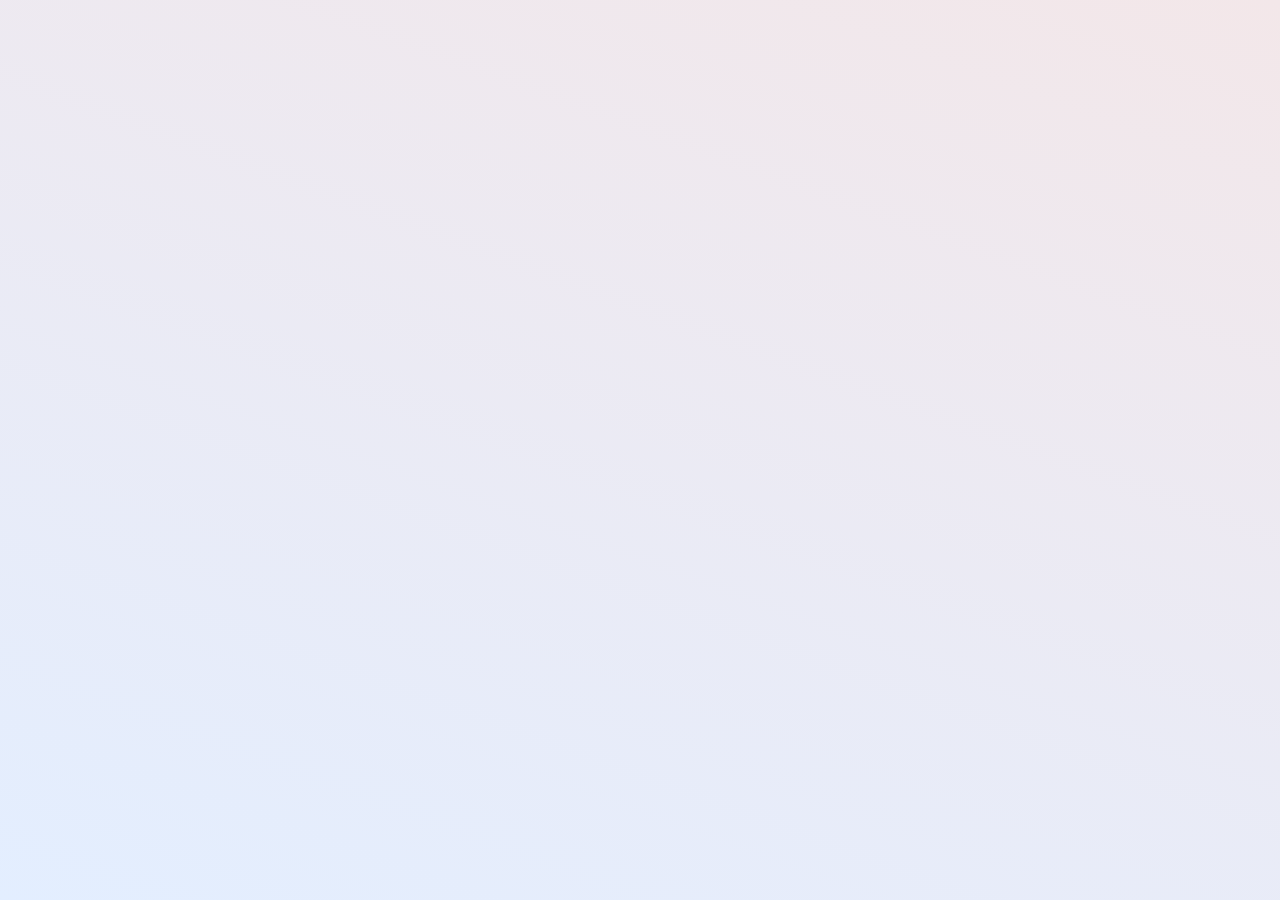
<file: and/index.html>
<!DOCTYPE html>
<html>

<head>
    <meta http-equiv="content-type" content="text/html; charset=utf-8">
    <meta name="viewport" content="width=device-width,initial-scale=1,maximum-scale=1,user-scalable=no">

    <title>吾起扬</title>
    <link rel="stylesheet" href="./all.css">
</head>
<body>

</body>
</html>
</file>
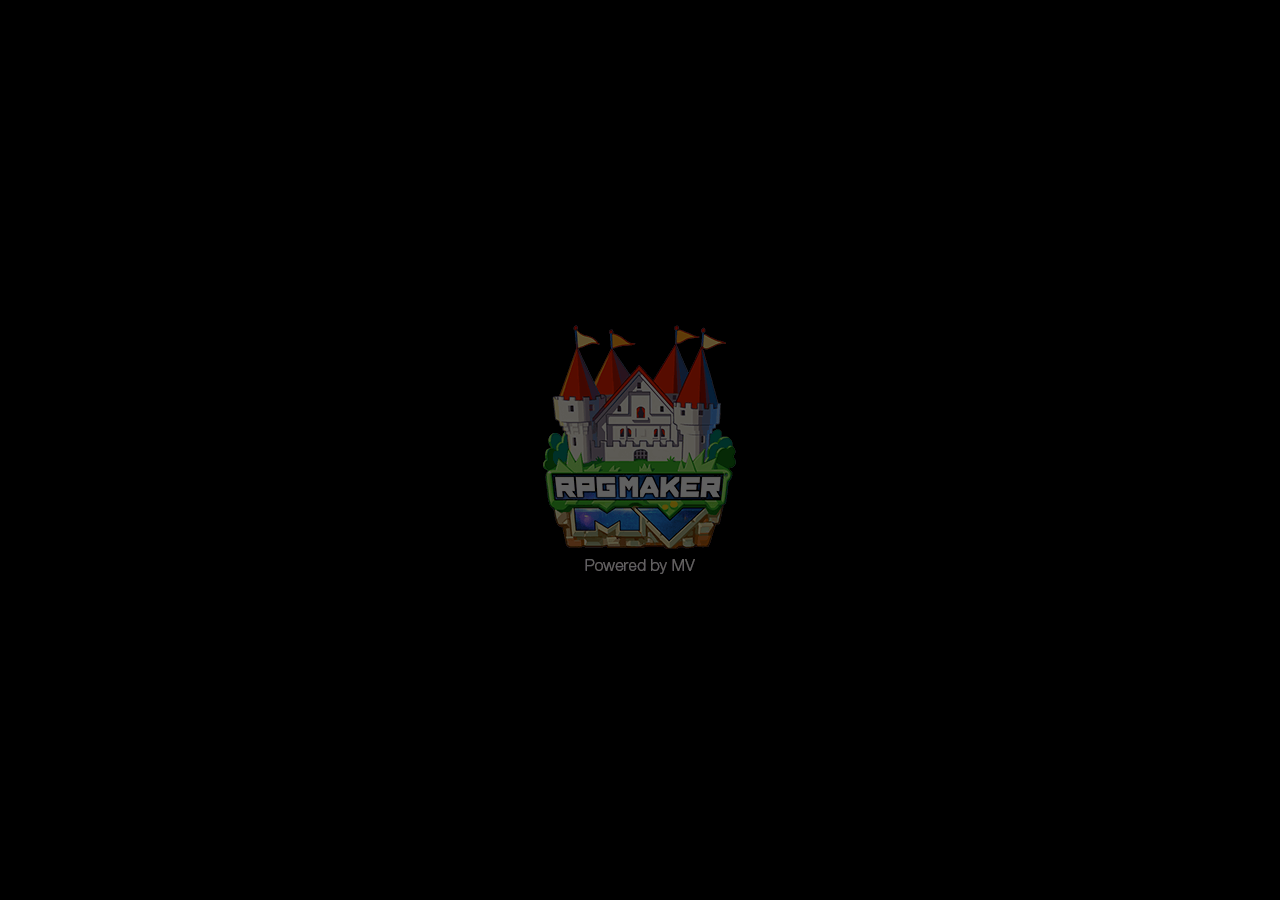
<file: www/index.html>
<!DOCTYPE html>
<html>
    <head>
        <meta charset="UTF-8">
        <meta name="apple-mobile-web-app-capable" content="yes">
        <meta name="apple-mobile-web-app-status-bar-style" content="black-translucent">
        <meta name="viewport" content="user-scalable=no">
        <link rel="icon" href="icon/icon.png" type="image/png">
        <link rel="apple-touch-icon" href="icon/icon.png">
        <link rel="stylesheet" type="text/css" href="fonts/gamefont.css">
        <title>wuqiyang.ml</title>
    </head>
    <body style="background-color: black">
        <script type="text/javascript" src="js/libs/pixi.js"></script>
        <script type="text/javascript" src="js/libs/pixi-tilemap.js"></script>
        <script type="text/javascript" src="js/libs/pixi-picture.js"></script>
        <script type="text/javascript" src="js/libs/fpsmeter.js"></script>
        <script type="text/javascript" src="js/libs/lz-string.js"></script>
        <script type="text/javascript" src="js/libs/iphone-inline-video.browser.js"></script>
        <script type="text/javascript" src="js/rpg_core.js"></script>
        <script type="text/javascript" src="js/rpg_managers.js"></script>
        <script type="text/javascript" src="js/rpg_objects.js"></script>
        <script type="text/javascript" src="js/rpg_scenes.js"></script>
        <script type="text/javascript" src="js/rpg_sprites.js"></script>
        <script type="text/javascript" src="js/rpg_windows.js"></script>
        <script type="text/javascript" src="js/plugins.js"></script>
        <script type="text/javascript" src="js/main.js"></script>
    </body>
</html>
</file>
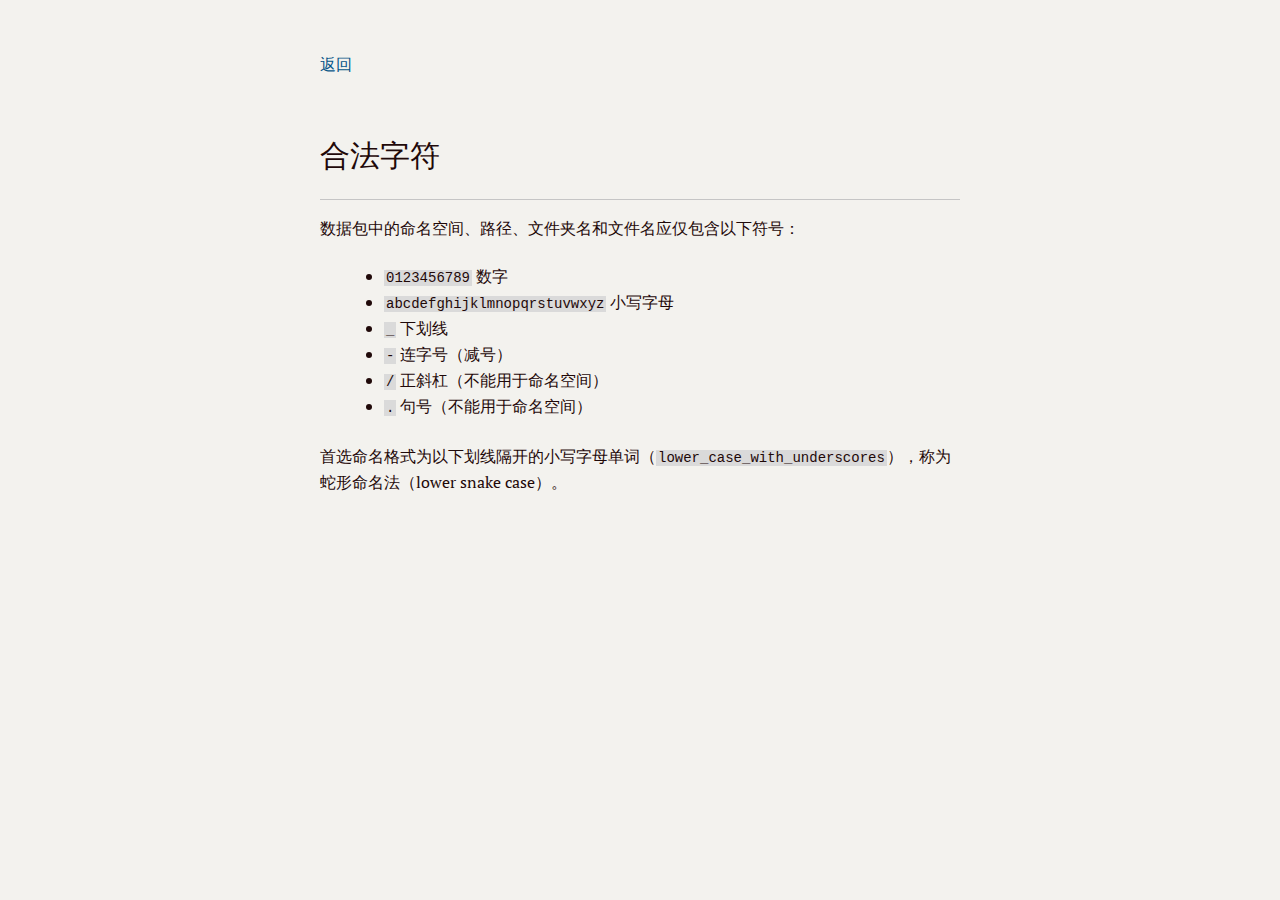
<file: hf.html>
<!doctype html>
<html>
<head>
<meta charset='UTF-8'><meta name='viewport' content='width=device-width initial-scale=1'>

<link href='https://fonts.loli.net/css?family=PT+Serif:400,400italic,700,700italic&subset=latin,cyrillic-ext,cyrillic,latin-ext' rel='stylesheet' type='text/css' /><style type='text/css'>html {overflow-x: initial !important;}:root { --bg-color:#ffffff; --text-color:#333333; --select-text-bg-color:#B5D6FC; --select-text-font-color:auto; --monospace:"Lucida Console",Consolas,"Courier",monospace; --title-bar-height:20px; }
.mac-os-11 { --title-bar-height:28px; }
html { font-size: 14px; background-color: var(--bg-color); color: var(--text-color); font-family: "Helvetica Neue", Helvetica, Arial, sans-serif; -webkit-font-smoothing: antialiased; }
body { margin: 0px; padding: 0px; height: auto; inset: 0px; font-size: 1rem; line-height: 1.42857; overflow-x: hidden; background: inherit; tab-size: 4; }
iframe { margin: auto; }
a.url { word-break: break-all; }
a:active, a:hover { outline: 0px; }
.in-text-selection, ::selection { text-shadow: none; background: var(--select-text-bg-color); color: var(--select-text-font-color); }
#write { margin: 0px auto; height: auto; width: inherit; word-break: normal; overflow-wrap: break-word; position: relative; white-space: normal; overflow-x: visible; padding-top: 36px; }
#write.first-line-indent p { text-indent: 2em; }
#write.first-line-indent li p, #write.first-line-indent p * { text-indent: 0px; }
#write.first-line-indent li { margin-left: 2em; }
.for-image #write { padding-left: 8px; padding-right: 8px; }
body.typora-export { padding-left: 30px; padding-right: 30px; }
.typora-export .footnote-line, .typora-export li, .typora-export p { white-space: pre-wrap; }
.typora-export .task-list-item input { pointer-events: none; }
@media screen and (max-width: 500px) {
  body.typora-export { padding-left: 0px; padding-right: 0px; }
  #write { padding-left: 20px; padding-right: 20px; }
  .CodeMirror-sizer { margin-left: 0px !important; }
  .CodeMirror-gutters { display: none !important; }
}
#write li > figure:last-child { margin-bottom: 0.5rem; }
#write ol, #write ul { position: relative; }
img { max-width: 100%; vertical-align: middle; image-orientation: from-image; }
button, input, select, textarea { color: inherit; font: inherit; }
input[type="checkbox"], input[type="radio"] { line-height: normal; padding: 0px; }
*, ::after, ::before { box-sizing: border-box; }
#write h1, #write h2, #write h3, #write h4, #write h5, #write h6, #write p, #write pre { width: inherit; }
#write h1, #write h2, #write h3, #write h4, #write h5, #write h6, #write p { position: relative; }
p { line-height: inherit; }
h1, h2, h3, h4, h5, h6 { break-after: avoid-page; break-inside: avoid; orphans: 4; }
p { orphans: 4; }
h1 { font-size: 2rem; }
h2 { font-size: 1.8rem; }
h3 { font-size: 1.6rem; }
h4 { font-size: 1.4rem; }
h5 { font-size: 1.2rem; }
h6 { font-size: 1rem; }
.md-math-block, .md-rawblock, h1, h2, h3, h4, h5, h6, p { margin-top: 1rem; margin-bottom: 1rem; }
.hidden { display: none; }
.md-blockmeta { color: rgb(204, 204, 204); font-weight: 700; font-style: italic; }
a { cursor: pointer; }
sup.md-footnote { padding: 2px 4px; background-color: rgba(238, 238, 238, 0.7); color: rgb(85, 85, 85); border-radius: 4px; cursor: pointer; }
sup.md-footnote a, sup.md-footnote a:hover { color: inherit; text-transform: inherit; text-decoration: inherit; }
#write input[type="checkbox"] { cursor: pointer; width: inherit; height: inherit; }
figure { overflow-x: auto; margin: 1.2em 0px; max-width: calc(100% + 16px); padding: 0px; }
figure > table { margin: 0px; }
tr { break-inside: avoid; break-after: auto; }
thead { display: table-header-group; }
table { border-collapse: collapse; border-spacing: 0px; width: 100%; overflow: auto; break-inside: auto; text-align: left; }
table.md-table td { min-width: 32px; }
.CodeMirror-gutters { border-right: 0px; background-color: inherit; }
.CodeMirror-linenumber { user-select: none; }
.CodeMirror { text-align: left; }
.CodeMirror-placeholder { opacity: 0.3; }
.CodeMirror pre { padding: 0px 4px; }
.CodeMirror-lines { padding: 0px; }
div.hr:focus { cursor: none; }
#write pre { white-space: pre-wrap; }
#write.fences-no-line-wrapping pre { white-space: pre; }
#write pre.ty-contain-cm { white-space: normal; }
.CodeMirror-gutters { margin-right: 4px; }
.md-fences { font-size: 0.9rem; display: block; break-inside: avoid; text-align: left; overflow: visible; white-space: pre; background: inherit; position: relative !important; }
.md-fences-adv-panel { width: 100%; margin-top: 10px; text-align: center; padding-top: 0px; padding-bottom: 8px; overflow-x: auto; }
#write .md-fences.mock-cm { white-space: pre-wrap; }
.md-fences.md-fences-with-lineno { padding-left: 0px; }
#write.fences-no-line-wrapping .md-fences.mock-cm { white-space: pre; overflow-x: auto; }
.md-fences.mock-cm.md-fences-with-lineno { padding-left: 8px; }
.CodeMirror-line, twitterwidget { break-inside: avoid; }
.footnotes { opacity: 0.8; font-size: 0.9rem; margin-top: 1em; margin-bottom: 1em; }
.footnotes + .footnotes { margin-top: 0px; }
.md-reset { margin: 0px; padding: 0px; border: 0px; outline: 0px; vertical-align: top; background: 0px 0px; text-decoration: none; text-shadow: none; float: none; position: static; width: auto; height: auto; white-space: nowrap; cursor: inherit; -webkit-tap-highlight-color: transparent; line-height: normal; font-weight: 400; text-align: left; box-sizing: content-box; direction: ltr; }
li div { padding-top: 0px; }
blockquote { margin: 1rem 0px; }
li .mathjax-block, li p { margin: 0.5rem 0px; }
li blockquote { margin: 1rem 0px; }
li { margin: 0px; position: relative; }
blockquote > :last-child { margin-bottom: 0px; }
blockquote > :first-child, li > :first-child { margin-top: 0px; }
.footnotes-area { color: rgb(136, 136, 136); margin-top: 0.714rem; padding-bottom: 0.143rem; white-space: normal; }
#write .footnote-line { white-space: pre-wrap; }
@media print {
  body, html { border: 1px solid transparent; height: 99%; break-after: avoid; break-before: avoid; font-variant-ligatures: no-common-ligatures; }
  #write { margin-top: 0px; padding-top: 0px; border-color: transparent !important; }
  .typora-export * { -webkit-print-color-adjust: exact; }
  .typora-export #write { break-after: avoid; }
  .typora-export #write::after { height: 0px; }
  .is-mac table { break-inside: avoid; }
  .typora-export-show-outline .typora-export-sidebar { display: none; }
}
.footnote-line { margin-top: 0.714em; font-size: 0.7em; }
a img, img a { cursor: pointer; }
pre.md-meta-block { font-size: 0.8rem; min-height: 0.8rem; white-space: pre-wrap; background: rgb(204, 204, 204); display: block; overflow-x: hidden; }
p > .md-image:only-child:not(.md-img-error) img, p > img:only-child { display: block; margin: auto; }
#write.first-line-indent p > .md-image:only-child:not(.md-img-error) img { left: -2em; position: relative; }
p > .md-image:only-child { display: inline-block; width: 100%; }
#write .MathJax_Display { margin: 0.8em 0px 0px; }
.md-math-block { width: 100%; }
.md-math-block:not(:empty)::after { display: none; }
.MathJax_ref { fill: currentcolor; }
[contenteditable="true"]:active, [contenteditable="true"]:focus, [contenteditable="false"]:active, [contenteditable="false"]:focus { outline: 0px; box-shadow: none; }
.md-task-list-item { position: relative; list-style-type: none; }
.task-list-item.md-task-list-item { padding-left: 0px; }
.md-task-list-item > input { position: absolute; top: 0px; left: 0px; margin-left: -1.2em; margin-top: calc(1em - 10px); border: none; }
.math { font-size: 1rem; }
.md-toc { min-height: 3.58rem; position: relative; font-size: 0.9rem; border-radius: 10px; }
.md-toc-content { position: relative; margin-left: 0px; }
.md-toc-content::after, .md-toc::after { display: none; }
.md-toc-item { display: block; color: rgb(65, 131, 196); }
.md-toc-item a { text-decoration: none; }
.md-toc-inner:hover { text-decoration: underline; }
.md-toc-inner { display: inline-block; cursor: pointer; }
.md-toc-h1 .md-toc-inner { margin-left: 0px; font-weight: 700; }
.md-toc-h2 .md-toc-inner { margin-left: 2em; }
.md-toc-h3 .md-toc-inner { margin-left: 4em; }
.md-toc-h4 .md-toc-inner { margin-left: 6em; }
.md-toc-h5 .md-toc-inner { margin-left: 8em; }
.md-toc-h6 .md-toc-inner { margin-left: 10em; }
@media screen and (max-width: 48em) {
  .md-toc-h3 .md-toc-inner { margin-left: 3.5em; }
  .md-toc-h4 .md-toc-inner { margin-left: 5em; }
  .md-toc-h5 .md-toc-inner { margin-left: 6.5em; }
  .md-toc-h6 .md-toc-inner { margin-left: 8em; }
}
a.md-toc-inner { font-size: inherit; font-style: inherit; font-weight: inherit; line-height: inherit; }
.footnote-line a:not(.reversefootnote) { color: inherit; }
.md-attr { display: none; }
.md-fn-count::after { content: "."; }
code, pre, samp, tt { font-family: var(--monospace); }
kbd { margin: 0px 0.1em; padding: 0.1em 0.6em; font-size: 0.8em; color: rgb(36, 39, 41); background: rgb(255, 255, 255); border: 1px solid rgb(173, 179, 185); border-radius: 3px; box-shadow: rgba(12, 13, 14, 0.2) 0px 1px 0px, rgb(255, 255, 255) 0px 0px 0px 2px inset; white-space: nowrap; vertical-align: middle; }
.md-comment { color: rgb(162, 127, 3); opacity: 0.6; font-family: var(--monospace); }
code { text-align: left; vertical-align: initial; }
a.md-print-anchor { white-space: pre !important; border-width: initial !important; border-style: none !important; border-color: initial !important; display: inline-block !important; position: absolute !important; width: 1px !important; right: 0px !important; outline: 0px !important; background: 0px 0px !important; text-decoration: initial !important; text-shadow: initial !important; }
.os-windows.monocolor-emoji .md-emoji { font-family: "Segoe UI Symbol", sans-serif; }
.md-diagram-panel > svg { max-width: 100%; }
[lang="flow"] svg, [lang="mermaid"] svg { max-width: 100%; height: auto; }
[lang="mermaid"] .node text { font-size: 1rem; }
table tr th { border-bottom: 0px; }
video { max-width: 100%; display: block; margin: 0px auto; }
iframe { max-width: 100%; width: 100%; border: none; }
.highlight td, .highlight tr { border: 0px; }
mark { background: rgb(255, 255, 0); color: rgb(0, 0, 0); }
.md-html-inline .md-plain, .md-html-inline strong, mark .md-inline-math, mark strong { color: inherit; }
.md-expand mark .md-meta { opacity: 0.3 !important; }
mark .md-meta { color: rgb(0, 0, 0); }
@media print {
  .typora-export h1, .typora-export h2, .typora-export h3, .typora-export h4, .typora-export h5, .typora-export h6 { break-inside: avoid; }
}
.md-diagram-panel .messageText { stroke: none !important; }
.md-diagram-panel .start-state { fill: var(--node-fill); }
.md-diagram-panel .edgeLabel rect { opacity: 1 !important; }
.md-fences.md-fences-math { font-size: 1em; }
.md-fences-advanced:not(.md-focus) { padding: 0px; white-space: nowrap; border: 0px; }
.md-fences-advanced:not(.md-focus) { background: inherit; }
.typora-export-show-outline .typora-export-content { max-width: 1440px; margin: auto; display: flex; flex-direction: row; }
.typora-export-sidebar { width: 300px; font-size: 0.8rem; margin-top: 80px; margin-right: 18px; }
.typora-export-show-outline #write { --webkit-flex:2; flex: 2 1 0%; }
.typora-export-sidebar .outline-content { position: fixed; top: 0px; max-height: 100%; overflow: hidden auto; padding-bottom: 30px; padding-top: 60px; width: 300px; }
@media screen and (max-width: 1024px) {
  .typora-export-sidebar, .typora-export-sidebar .outline-content { width: 240px; }
}
@media screen and (max-width: 800px) {
  .typora-export-sidebar { display: none; }
}
.outline-content li, .outline-content ul { margin-left: 0px; margin-right: 0px; padding-left: 0px; padding-right: 0px; list-style: none; }
.outline-content ul { margin-top: 0px; margin-bottom: 0px; }
.outline-content strong { font-weight: 400; }
.outline-expander { width: 1rem; height: 1.42857rem; position: relative; display: table-cell; vertical-align: middle; cursor: pointer; padding-left: 4px; }
.outline-expander::before { content: ""; position: relative; font-family: Ionicons; display: inline-block; font-size: 8px; vertical-align: middle; }
.outline-item { padding-top: 3px; padding-bottom: 3px; cursor: pointer; }
.outline-expander:hover::before { content: ""; }
.outline-h1 > .outline-item { padding-left: 0px; }
.outline-h2 > .outline-item { padding-left: 1em; }
.outline-h3 > .outline-item { padding-left: 2em; }
.outline-h4 > .outline-item { padding-left: 3em; }
.outline-h5 > .outline-item { padding-left: 4em; }
.outline-h6 > .outline-item { padding-left: 5em; }
.outline-label { cursor: pointer; display: table-cell; vertical-align: middle; text-decoration: none; color: inherit; }
.outline-label:hover { text-decoration: underline; }
.outline-item:hover { border-color: rgb(245, 245, 245); background-color: var(--item-hover-bg-color); }
.outline-item:hover { margin-left: -28px; margin-right: -28px; border-left: 28px solid transparent; border-right: 28px solid transparent; }
.outline-item-single .outline-expander::before, .outline-item-single .outline-expander:hover::before { display: none; }
.outline-item-open > .outline-item > .outline-expander::before { content: ""; }
.outline-children { display: none; }
.info-panel-tab-wrapper { display: none; }
.outline-item-open > .outline-children { display: block; }
.typora-export .outline-item { padding-top: 1px; padding-bottom: 1px; }
.typora-export .outline-item:hover { margin-right: -8px; border-right: 8px solid transparent; }
.typora-export .outline-expander::before { content: "+"; font-family: inherit; top: -1px; }
.typora-export .outline-expander:hover::before, .typora-export .outline-item-open > .outline-item > .outline-expander::before { content: "−"; }
.typora-export-collapse-outline .outline-children { display: none; }
.typora-export-collapse-outline .outline-item-open > .outline-children, .typora-export-no-collapse-outline .outline-children { display: block; }
.typora-export-no-collapse-outline .outline-expander::before { content: "" !important; }
.typora-export-show-outline .outline-item-active > .outline-item .outline-label { font-weight: 700; }
.md-inline-math-container mjx-container { zoom: 0.95; }


/* meyer reset -- http://meyerweb.com/eric/tools/css/reset/ , v2.0 | 20110126 | License: none (public domain) */

@include-when-export url(https://fonts.loli.net/css?family=PT+Serif:400,400italic,700,700italic&subset=latin,cyrillic-ext,cyrillic,latin-ext);

/* =========== */

/* pt-serif-regular - latin */
/* pt-serif-italic - latin */
/* pt-serif-700 - latin */
/* pt-serif-700italic - latin */
:root {
	--active-file-bg-color: #dadada;
	--active-file-bg-color: rgba(32, 43, 51, 0.63);
	--active-file-text-color: white;
	--bg-color: #f3f2ee;
	--text-color: #1f0909;
	--control-text-color: #444;
	--rawblock-edit-panel-bd: #e5e5e5;

	--select-text-bg-color: rgba(32, 43, 51, 0.63);
  --select-text-font-color: white;
}

pre {
	--select-text-bg-color: #36284e;
	--select-text-font-color: #fff;
}

html {
	font-size: 16px;
	-webkit-font-smoothing: antialiased;
}

html, body {
	background-color: #f3f2ee;
	font-family: "PT Serif", 'Times New Roman', Times, serif;
	color: #1f0909;
	line-height: 1.5em;
}

/*#write {
	overflow-x: auto;
    max-width: initial;
	padding-left: calc(50% - 17em);
    padding-right: calc(50% - 17em);
}

@media (max-width: 36em) {
 	#write {
 		padding-left: 1em;
    	padding-right: 1em;
 	}
}*/

#write {
	max-width: 40em;
}

@media only screen and (min-width: 1400px) {
	#write {
			max-width: 914px;
	}
}

ol li {
	list-style-type: decimal;
	list-style-position: outside;
}
ul li {
	list-style-type: disc;
	list-style-position: outside;
}

ol,
ul {
	list-style: none;
}

blockquote,
q {
	quotes: none;
}
blockquote:before,
blockquote:after,
q:before,
q:after {
	content: '';
	content: none;
}
table {
	border-collapse: collapse;
	border-spacing: 0;
}
/* styles */

/* ====== */

/* headings */

h1,
h2,
h3,
h4,
h5,
h6 {
	font-weight: bold;
}
h1 {
	font-size: 1.875em;
	/*30 / 16*/
	line-height: 1.6em;
	/* 48 / 30*/
	margin-top: 2em;
}
h2,
h3 {
	font-size: 1.3125em;
	/*21 / 16*/
	line-height: 1.15;
	/*24 / 21*/
	margin-top: 2.285714em;
	/*48 / 21*/
	margin-bottom: 1.15em;
	/*24 / 21*/
}
h3 {
	font-weight: normal;
}
h4 {
	font-size: 1.125em;
	/*18 / 16*/
	margin-top: 2.67em;
	/*48 / 18*/
}
h5,
h6 {
	font-size: 1em;
	/*16*/
}
h1 {
	border-bottom: 1px solid;
	margin-bottom: 1.875em;
	padding-bottom: 0.8125em;
}
/* links */

a {
	text-decoration: none;
	color: #065588;
}
a:hover,
a:active {
	text-decoration: underline;
}
/* block spacing */

p,
blockquote,
.md-fences {
	margin-bottom: 1.5em;
}
h1,
h2,
h3,
h4,
h5,
h6 {
	margin-bottom: 1.5em;
}
/* blockquote */

blockquote {
	font-style: italic;
	border-left: 5px solid;
	margin-left: 2em;
	padding-left: 1em;
}
/* lists */

ul,
ol {
	margin: 0 0 1.5em 1.5em;
}
/* tables */
.md-meta,.md-before, .md-after {
	color:#999;
}

table {
	margin-bottom: 1.5em;
	/*24 / 16*/
	font-size: 1em;
	/* width: 100%; */
}
thead th,
tfoot th {
	padding: .25em .25em .25em .4em;
	text-transform: uppercase;
}
th {
	text-align: left;
}
td {
	vertical-align: top;
	padding: .25em .25em .25em .4em;
}

code,
.md-fences {
	background-color: #dadada;
}

code {
	padding-left: 2px;
	padding-right: 2px;
}

.md-fences {
	margin-left: 2em;
	margin-bottom: 3em;
	padding-left: 1ch;
	padding-right: 1ch;
}

pre,
code,
tt {
	font-size: .875em;
	line-height: 1.714285em;
}
/* some fixes */

h1 {
	line-height: 1.3em;
	font-weight: normal;
	margin-bottom: 0.5em;
}

p + ul,
p + ol{
	margin-top: .5em;
}

h3 + ul,
h4 + ul,
h5 + ul,
h6 + ul,
h3 + ol,
h4 + ol,
h5 + ol,
h6 + ol {
	margin-top: .5em;
}

li > ul,
li > ol {
	margin-top: inherit;
	margin-bottom: 0;
}

li ol>li {
	list-style-type: lower-alpha;
}

li li ol>li{
	list-style-type: lower-roman;
}

h2,
h3 {
	margin-bottom: .75em;
}
hr {
	border-top: none;
	border-right: none;
	border-bottom: 1px solid;
	border-left: none;
}
h1 {
	border-color: #c5c5c5;
}
blockquote {
	border-color: #bababa;
	color: #656565;
}

blockquote ul,
blockquote ol {
	margin-left:0;
}

.ty-table-edit {
	background-color: transparent;
}
thead {
	background-color: #dadada;
}
tr:nth-child(even) {
	background: #e8e7e7;
}
hr {
	border-color: #c5c5c5;
}
.task-list{
	padding-left: 1rem;
}

.md-task-list-item {
	padding-left: 1.5rem;
	list-style-type: none;
}

.md-task-list-item > input:before {
	content: '\221A';
	display: inline-block;
	width: 1.25rem;
  	height: 1.6rem;
	vertical-align: middle;
	text-align: center;
	color: #ddd;
	background-color: #F3F2EE;
}

.md-task-list-item > input:checked:before,
.md-task-list-item > input[checked]:before{
	color: inherit;
}

#write pre.md-meta-block {
	min-height: 1.875rem;
	color: #555;
	border: 0px;
	background: transparent;
	margin-top: -4px;
	margin-left: 1em;
	margin-top: 1em;
}

.md-image>.md-meta {
	color: #9B5146;
}

.md-image>.md-meta{
	font-family: Menlo, 'Ubuntu Mono', Consolas, 'Courier New', 'Microsoft Yahei', 'Hiragino Sans GB', 'WenQuanYi Micro Hei', serif;
}


#write>h3.md-focus:before{
	left: -1.5rem;
	color:#999;
	border-color:#999;
}
#write>h4.md-focus:before{
	left: -1.5rem;
	top: .25rem;
	color:#999;
	border-color:#999;
}
#write>h5.md-focus:before{
	left: -1.5rem;
	top: .0.3125rem;
	color:#999;
	border-color:#999;
}
#write>h6.md-focus:before{
	left: -1.5rem;
	top: 0.3125rem;
	color:#999;
	border-color:#999;
}

.md-toc:focus .md-toc-content{
	margin-top: 19px;
}

.md-toc-content:empty:before{
	color: #065588;
}
.md-toc-item {
	color: #065588;
}
#write div.md-toc-tooltip {
	background-color: #f3f2ee;
}

#typora-sidebar {
	background-color: #f3f2ee;
	-webkit-box-shadow: 0 6px 12px rgba(0, 0, 0, 0.375);
  	box-shadow: 0 6px 12px rgba(0, 0, 0, 0.375);
}

.pin-outline #typora-sidebar {
	background: inherit;
	box-shadow: none;
	border-right: 1px dashed;
}

.pin-outline #typora-sidebar:hover .outline-title-wrapper {
	border-left:1px dashed;
}

.outline-item:hover {
  background-color: #dadada;
  border-left: 28px solid #dadada;
  border-right: 18px solid #dadada;
}

.typora-node .outline-item:hover {
  	border-right: 28px solid #dadada;
}

.outline-expander:before {
  content: "\f0da";
  font-family: FontAwesome;
  font-size:14px;
  top: 1px;
}

.outline-expander:hover:before,
.outline-item-open>.outline-item>.outline-expander:before {
  content: "\f0d7";
}

.modal-content {
	background-color: #f3f2ee;
}

.auto-suggest-container ul li {
	list-style-type: none;
}

/** UI for electron */

.megamenu-menu,
#top-titlebar, #top-titlebar *,
.megamenu-content {
	background: #f3f2ee;
	color: #1f0909;
}

.megamenu-menu-header {
	border-bottom: 1px dashed #202B33;
}

.megamenu-menu {
	box-shadow: none;
	border-right: 1px dashed;
}

header, .context-menu, .megamenu-content, footer {
	font-family: "PT Serif", 'Times New Roman', Times, serif;
    color: #1f0909;
}

#megamenu-back-btn {
	color: #1f0909;
	border-color: #1f0909;
}

.megamenu-menu-header #megamenu-menu-header-title:before {
	color: #1f0909;
}

.megamenu-menu-list li a:hover, .megamenu-menu-list li a.active {
	color: inherit;
	background-color: #e8e7df;
}

.long-btn:hover {
	background-color: #e8e7df;
}

#recent-file-panel tbody tr:nth-child(2n-1) {
    background-color: transparent !important;
}

.megamenu-menu-panel tbody tr:hover td:nth-child(2) {
    color: inherit;
}

.megamenu-menu-panel .btn {
	background-color: #D2D1D1;
}

.btn-default {
	background-color: transparent;
}

.typora-sourceview-on #toggle-sourceview-btn,
.ty-show-word-count #footer-word-count {
	background: #c7c5c5;
}

#typora-quick-open {
    background-color: inherit;
}

.md-diagram-panel {
	margin-top: 8px;
}

.file-list-item-file-name {
	font-weight: initial;
}

.file-list-item-summary {
	opacity: 1;
}

.file-list-item {
	color: #777;
}

.file-list-item.active {
	background-color: inherit;
	color: black;
}

.ty-side-sort-btn.active {
	background-color: inherit;
}

.file-list-item.active .file-list-item-file-name  {
	font-weight: bold;
}

.file-list-item{
    opacity:1 !important;
}

.file-library-node.active>.file-node-background{
	background-color: rgba(32, 43, 51, 0.63);
	background-color: var(--active-file-bg-color);
}

.file-tree-node.active>.file-node-content{
	color: white;
	color: var(--active-file-text-color);
}

.md-task-list-item>input {
	margin-left: -1.7em;
	margin-top: calc(1rem - 12px);
}

input {
	border: 1px solid #aaa;
}

.megamenu-menu-header #megamenu-menu-header-title,
.megamenu-menu-header:hover, 
.megamenu-menu-header:focus {
	color: inherit;
}

.dropdown-menu .divider {
	border-color: #e5e5e5;
	opacity: 1;
}

/* https://github.com/typora/typora-issues/issues/2046 */
.os-windows-7 strong,
.os-windows-7 strong  {
	font-weight: 760;
}

.ty-preferences .btn-default {
	background: transparent;
}

.ty-preferences .window-header {
	border-bottom: 1px dashed #202B33;
	box-shadow: none;
}

#sidebar-loading-template, #sidebar-loading-template.file-list-item {
	color: #777;
}

.searchpanel-search-option-btn.active {
	background: #777;
	color: white;
}


</style><title>hf</title>
</head>
<body class='typora-export os-windows'><div class='typora-export-content'>
<div id='write'  class=''><p><a href='/index.html'><span>返回</span></a></p><h1 id='合法字符'><span>合法字符</span></h1><p><span>数据包中的命名空间、路径、文件夹名和文件名应仅包含以下符号：</span></p><ul><li><code>0123456789</code><span> 数字</span></li><li><code>abcdefghijklmnopqrstuvwxyz</code><span> 小写字母</span></li><li><code>_</code><span> 下划线</span></li><li><code>-</code><span> 连字号（减号）</span></li><li><code>/</code><span> 正斜杠（不能用于命名空间）</span></li><li><code>.</code><span> 句号（不能用于命名空间）</span></li></ul><p><span>首选命名格式为以下划线隔开的小写字母单词（</span><code>lower_case_with_underscores</code><span>），称为蛇形命名法（lower snake case）。</span></p></div></div>

<script>(function(){var e=document.body.parentElement,t=[],n=null,i=document.body.classList.contains("typora-export-collapse-outline"),r=function(e,t,n){document.addEventListener(e,function(e){if(!e.defaultPrevented)for(var i=e.target;i&&i!=this;i=i.parentNode)if(i.matches(t)){!1===n.call(i,e)&&(e.preventDefault(),e.stopPropagation());break}},!1)};function o(){return e.scrollTop}r("click",".outline-expander",function(e){var t=this.closest(".outline-item-wrapper").classList;return t.contains("outline-item-open")?t.remove("outline-item-open"):t.add("outline-item-open"),d(),!1}),r("click",".outline-item",function(e){var t=this.querySelector(".outline-label");if(location.hash="#"+t.getAttribute("href"),i){var n=this.closest(".outline-item-wrapper").classList;n.contains("outline-item-open")||n.add("outline-item-open"),c(),n.add("outline-item-active")}});var a,s,l=function(){var e=o();n=null;for(var i=0;i<t.length&&t[i][1]-e<60;i++)n=t[i]},c=function(){document.querySelectorAll(".outline-item-active").forEach(e=>e.classList.remove("outline-item-active")),document.querySelectorAll(".outline-item-single.outline-item-open").forEach(e=>e.classList.remove("outline-item-open"))},d=function(){if(n){c();var e=document.querySelector('.outline-label[href="#'+(CSS.escape?CSS.escape(n[0]):n[0])+'"]');if(e)if(i){var t=e.closest(".outline-item-open>ul>.outline-item-wrapper");if(t)t.classList.add("outline-item-active");else{for(var r=(e=e.closest(".outline-item-wrapper")).parentElement.closest(".outline-item-wrapper");r;)r=(e=r).parentElement.closest(".outline-item-wrapper");e.classList.add("outline-item-active")}}else e.closest(".outline-item-wrapper").classList.add("outline-item-active")}};window.addEventListener("scroll",function(e){a&&clearTimeout(a),a=setTimeout(function(){l(),d()},300)});var u=function(){s=setTimeout(function(){!function(){t=[];var e=o();document.querySelector("#write").querySelectorAll("h1, h2, h3, h4, h5, h6").forEach(n=>{var i=n.getAttribute("id");t.push([i,e+n.getBoundingClientRect().y])})}(),l(),d()},300)};window.addEventListener("resize",function(e){s&&clearTimeout(s),u()}),u()})();</script></body>
</html>
</file>
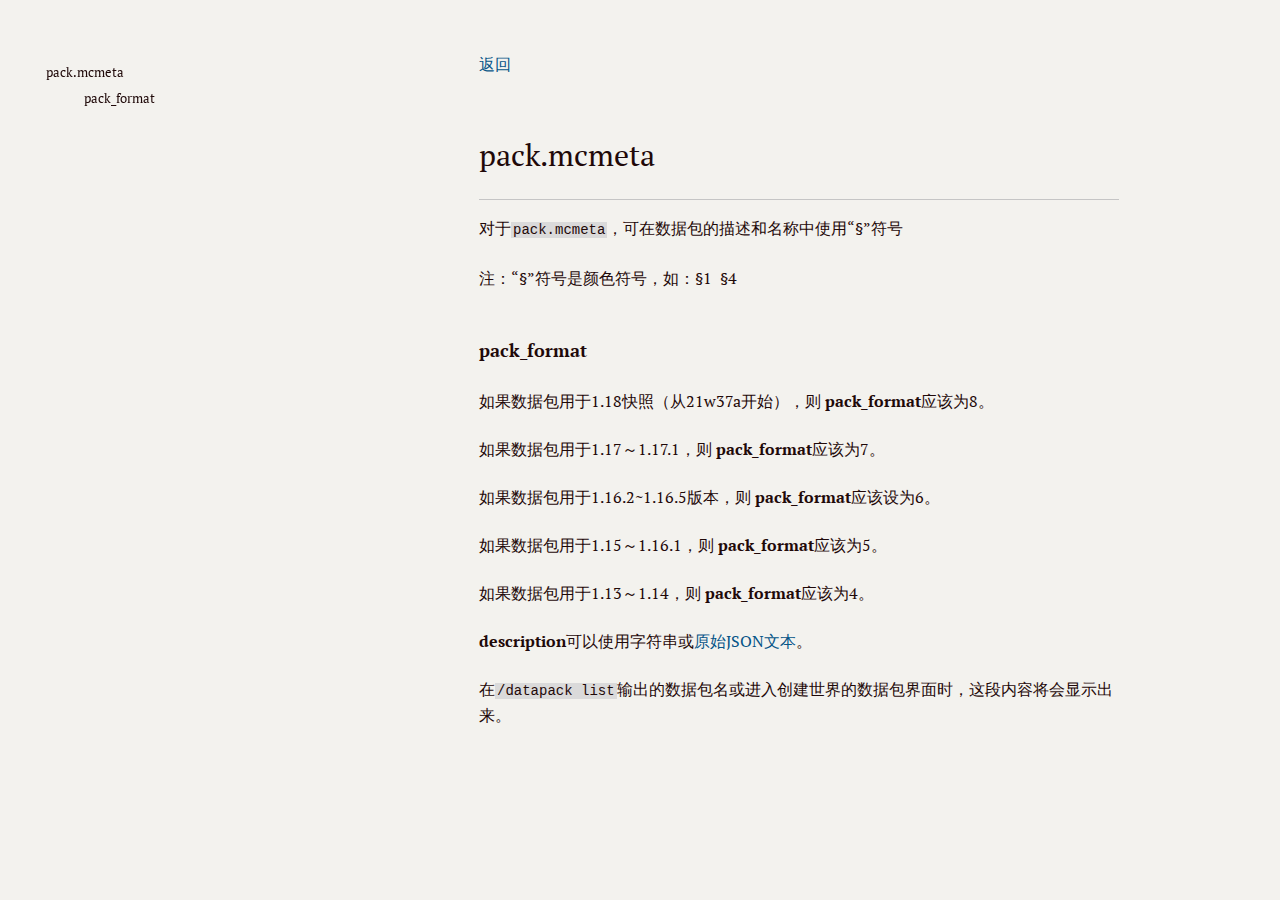
<file: pack.mcmeta.html>
<!doctype html>
<html>
<head>
<meta charset='UTF-8'><meta name='viewport' content='width=device-width initial-scale=1'>

<link href='https://fonts.loli.net/css?family=PT+Serif:400,400italic,700,700italic&subset=latin,cyrillic-ext,cyrillic,latin-ext' rel='stylesheet' type='text/css' /><style type='text/css'>html {overflow-x: initial !important;}:root { --bg-color:#ffffff; --text-color:#333333; --select-text-bg-color:#B5D6FC; --select-text-font-color:auto; --monospace:"Lucida Console",Consolas,"Courier",monospace; --title-bar-height:20px; }
.mac-os-11 { --title-bar-height:28px; }
html { font-size: 14px; background-color: var(--bg-color); color: var(--text-color); font-family: "Helvetica Neue", Helvetica, Arial, sans-serif; -webkit-font-smoothing: antialiased; }
body { margin: 0px; padding: 0px; height: auto; inset: 0px; font-size: 1rem; line-height: 1.42857; overflow-x: hidden; background: inherit; tab-size: 4; }
iframe { margin: auto; }
a.url { word-break: break-all; }
a:active, a:hover { outline: 0px; }
.in-text-selection, ::selection { text-shadow: none; background: var(--select-text-bg-color); color: var(--select-text-font-color); }
#write { margin: 0px auto; height: auto; width: inherit; word-break: normal; overflow-wrap: break-word; position: relative; white-space: normal; overflow-x: visible; padding-top: 36px; }
#write.first-line-indent p { text-indent: 2em; }
#write.first-line-indent li p, #write.first-line-indent p * { text-indent: 0px; }
#write.first-line-indent li { margin-left: 2em; }
.for-image #write { padding-left: 8px; padding-right: 8px; }
body.typora-export { padding-left: 30px; padding-right: 30px; }
.typora-export .footnote-line, .typora-export li, .typora-export p { white-space: pre-wrap; }
.typora-export .task-list-item input { pointer-events: none; }
@media screen and (max-width: 500px) {
  body.typora-export { padding-left: 0px; padding-right: 0px; }
  #write { padding-left: 20px; padding-right: 20px; }
  .CodeMirror-sizer { margin-left: 0px !important; }
  .CodeMirror-gutters { display: none !important; }
}
#write li > figure:last-child { margin-bottom: 0.5rem; }
#write ol, #write ul { position: relative; }
img { max-width: 100%; vertical-align: middle; image-orientation: from-image; }
button, input, select, textarea { color: inherit; font: inherit; }
input[type="checkbox"], input[type="radio"] { line-height: normal; padding: 0px; }
*, ::after, ::before { box-sizing: border-box; }
#write h1, #write h2, #write h3, #write h4, #write h5, #write h6, #write p, #write pre { width: inherit; }
#write h1, #write h2, #write h3, #write h4, #write h5, #write h6, #write p { position: relative; }
p { line-height: inherit; }
h1, h2, h3, h4, h5, h6 { break-after: avoid-page; break-inside: avoid; orphans: 4; }
p { orphans: 4; }
h1 { font-size: 2rem; }
h2 { font-size: 1.8rem; }
h3 { font-size: 1.6rem; }
h4 { font-size: 1.4rem; }
h5 { font-size: 1.2rem; }
h6 { font-size: 1rem; }
.md-math-block, .md-rawblock, h1, h2, h3, h4, h5, h6, p { margin-top: 1rem; margin-bottom: 1rem; }
.hidden { display: none; }
.md-blockmeta { color: rgb(204, 204, 204); font-weight: 700; font-style: italic; }
a { cursor: pointer; }
sup.md-footnote { padding: 2px 4px; background-color: rgba(238, 238, 238, 0.7); color: rgb(85, 85, 85); border-radius: 4px; cursor: pointer; }
sup.md-footnote a, sup.md-footnote a:hover { color: inherit; text-transform: inherit; text-decoration: inherit; }
#write input[type="checkbox"] { cursor: pointer; width: inherit; height: inherit; }
figure { overflow-x: auto; margin: 1.2em 0px; max-width: calc(100% + 16px); padding: 0px; }
figure > table { margin: 0px; }
tr { break-inside: avoid; break-after: auto; }
thead { display: table-header-group; }
table { border-collapse: collapse; border-spacing: 0px; width: 100%; overflow: auto; break-inside: auto; text-align: left; }
table.md-table td { min-width: 32px; }
.CodeMirror-gutters { border-right: 0px; background-color: inherit; }
.CodeMirror-linenumber { user-select: none; }
.CodeMirror { text-align: left; }
.CodeMirror-placeholder { opacity: 0.3; }
.CodeMirror pre { padding: 0px 4px; }
.CodeMirror-lines { padding: 0px; }
div.hr:focus { cursor: none; }
#write pre { white-space: pre-wrap; }
#write.fences-no-line-wrapping pre { white-space: pre; }
#write pre.ty-contain-cm { white-space: normal; }
.CodeMirror-gutters { margin-right: 4px; }
.md-fences { font-size: 0.9rem; display: block; break-inside: avoid; text-align: left; overflow: visible; white-space: pre; background: inherit; position: relative !important; }
.md-fences-adv-panel { width: 100%; margin-top: 10px; text-align: center; padding-top: 0px; padding-bottom: 8px; overflow-x: auto; }
#write .md-fences.mock-cm { white-space: pre-wrap; }
.md-fences.md-fences-with-lineno { padding-left: 0px; }
#write.fences-no-line-wrapping .md-fences.mock-cm { white-space: pre; overflow-x: auto; }
.md-fences.mock-cm.md-fences-with-lineno { padding-left: 8px; }
.CodeMirror-line, twitterwidget { break-inside: avoid; }
.footnotes { opacity: 0.8; font-size: 0.9rem; margin-top: 1em; margin-bottom: 1em; }
.footnotes + .footnotes { margin-top: 0px; }
.md-reset { margin: 0px; padding: 0px; border: 0px; outline: 0px; vertical-align: top; background: 0px 0px; text-decoration: none; text-shadow: none; float: none; position: static; width: auto; height: auto; white-space: nowrap; cursor: inherit; -webkit-tap-highlight-color: transparent; line-height: normal; font-weight: 400; text-align: left; box-sizing: content-box; direction: ltr; }
li div { padding-top: 0px; }
blockquote { margin: 1rem 0px; }
li .mathjax-block, li p { margin: 0.5rem 0px; }
li blockquote { margin: 1rem 0px; }
li { margin: 0px; position: relative; }
blockquote > :last-child { margin-bottom: 0px; }
blockquote > :first-child, li > :first-child { margin-top: 0px; }
.footnotes-area { color: rgb(136, 136, 136); margin-top: 0.714rem; padding-bottom: 0.143rem; white-space: normal; }
#write .footnote-line { white-space: pre-wrap; }
@media print {
  body, html { border: 1px solid transparent; height: 99%; break-after: avoid; break-before: avoid; font-variant-ligatures: no-common-ligatures; }
  #write { margin-top: 0px; padding-top: 0px; border-color: transparent !important; }
  .typora-export * { -webkit-print-color-adjust: exact; }
  .typora-export #write { break-after: avoid; }
  .typora-export #write::after { height: 0px; }
  .is-mac table { break-inside: avoid; }
  .typora-export-show-outline .typora-export-sidebar { display: none; }
}
.footnote-line { margin-top: 0.714em; font-size: 0.7em; }
a img, img a { cursor: pointer; }
pre.md-meta-block { font-size: 0.8rem; min-height: 0.8rem; white-space: pre-wrap; background: rgb(204, 204, 204); display: block; overflow-x: hidden; }
p > .md-image:only-child:not(.md-img-error) img, p > img:only-child { display: block; margin: auto; }
#write.first-line-indent p > .md-image:only-child:not(.md-img-error) img { left: -2em; position: relative; }
p > .md-image:only-child { display: inline-block; width: 100%; }
#write .MathJax_Display { margin: 0.8em 0px 0px; }
.md-math-block { width: 100%; }
.md-math-block:not(:empty)::after { display: none; }
.MathJax_ref { fill: currentcolor; }
[contenteditable="true"]:active, [contenteditable="true"]:focus, [contenteditable="false"]:active, [contenteditable="false"]:focus { outline: 0px; box-shadow: none; }
.md-task-list-item { position: relative; list-style-type: none; }
.task-list-item.md-task-list-item { padding-left: 0px; }
.md-task-list-item > input { position: absolute; top: 0px; left: 0px; margin-left: -1.2em; margin-top: calc(1em - 10px); border: none; }
.math { font-size: 1rem; }
.md-toc { min-height: 3.58rem; position: relative; font-size: 0.9rem; border-radius: 10px; }
.md-toc-content { position: relative; margin-left: 0px; }
.md-toc-content::after, .md-toc::after { display: none; }
.md-toc-item { display: block; color: rgb(65, 131, 196); }
.md-toc-item a { text-decoration: none; }
.md-toc-inner:hover { text-decoration: underline; }
.md-toc-inner { display: inline-block; cursor: pointer; }
.md-toc-h1 .md-toc-inner { margin-left: 0px; font-weight: 700; }
.md-toc-h2 .md-toc-inner { margin-left: 2em; }
.md-toc-h3 .md-toc-inner { margin-left: 4em; }
.md-toc-h4 .md-toc-inner { margin-left: 6em; }
.md-toc-h5 .md-toc-inner { margin-left: 8em; }
.md-toc-h6 .md-toc-inner { margin-left: 10em; }
@media screen and (max-width: 48em) {
  .md-toc-h3 .md-toc-inner { margin-left: 3.5em; }
  .md-toc-h4 .md-toc-inner { margin-left: 5em; }
  .md-toc-h5 .md-toc-inner { margin-left: 6.5em; }
  .md-toc-h6 .md-toc-inner { margin-left: 8em; }
}
a.md-toc-inner { font-size: inherit; font-style: inherit; font-weight: inherit; line-height: inherit; }
.footnote-line a:not(.reversefootnote) { color: inherit; }
.md-attr { display: none; }
.md-fn-count::after { content: "."; }
code, pre, samp, tt { font-family: var(--monospace); }
kbd { margin: 0px 0.1em; padding: 0.1em 0.6em; font-size: 0.8em; color: rgb(36, 39, 41); background: rgb(255, 255, 255); border: 1px solid rgb(173, 179, 185); border-radius: 3px; box-shadow: rgba(12, 13, 14, 0.2) 0px 1px 0px, rgb(255, 255, 255) 0px 0px 0px 2px inset; white-space: nowrap; vertical-align: middle; }
.md-comment { color: rgb(162, 127, 3); opacity: 0.6; font-family: var(--monospace); }
code { text-align: left; vertical-align: initial; }
a.md-print-anchor { white-space: pre !important; border-width: initial !important; border-style: none !important; border-color: initial !important; display: inline-block !important; position: absolute !important; width: 1px !important; right: 0px !important; outline: 0px !important; background: 0px 0px !important; text-decoration: initial !important; text-shadow: initial !important; }
.os-windows.monocolor-emoji .md-emoji { font-family: "Segoe UI Symbol", sans-serif; }
.md-diagram-panel > svg { max-width: 100%; }
[lang="flow"] svg, [lang="mermaid"] svg { max-width: 100%; height: auto; }
[lang="mermaid"] .node text { font-size: 1rem; }
table tr th { border-bottom: 0px; }
video { max-width: 100%; display: block; margin: 0px auto; }
iframe { max-width: 100%; width: 100%; border: none; }
.highlight td, .highlight tr { border: 0px; }
mark { background: rgb(255, 255, 0); color: rgb(0, 0, 0); }
.md-html-inline .md-plain, .md-html-inline strong, mark .md-inline-math, mark strong { color: inherit; }
.md-expand mark .md-meta { opacity: 0.3 !important; }
mark .md-meta { color: rgb(0, 0, 0); }
@media print {
  .typora-export h1, .typora-export h2, .typora-export h3, .typora-export h4, .typora-export h5, .typora-export h6 { break-inside: avoid; }
}
.md-diagram-panel .messageText { stroke: none !important; }
.md-diagram-panel .start-state { fill: var(--node-fill); }
.md-diagram-panel .edgeLabel rect { opacity: 1 !important; }
.md-fences.md-fences-math { font-size: 1em; }
.md-fences-advanced:not(.md-focus) { padding: 0px; white-space: nowrap; border: 0px; }
.md-fences-advanced:not(.md-focus) { background: inherit; }
.typora-export-show-outline .typora-export-content { max-width: 1440px; margin: auto; display: flex; flex-direction: row; }
.typora-export-sidebar { width: 300px; font-size: 0.8rem; margin-top: 80px; margin-right: 18px; }
.typora-export-show-outline #write { --webkit-flex:2; flex: 2 1 0%; }
.typora-export-sidebar .outline-content { position: fixed; top: 0px; max-height: 100%; overflow: hidden auto; padding-bottom: 30px; padding-top: 60px; width: 300px; }
@media screen and (max-width: 1024px) {
  .typora-export-sidebar, .typora-export-sidebar .outline-content { width: 240px; }
}
@media screen and (max-width: 800px) {
  .typora-export-sidebar { display: none; }
}
.outline-content li, .outline-content ul { margin-left: 0px; margin-right: 0px; padding-left: 0px; padding-right: 0px; list-style: none; }
.outline-content ul { margin-top: 0px; margin-bottom: 0px; }
.outline-content strong { font-weight: 400; }
.outline-expander { width: 1rem; height: 1.42857rem; position: relative; display: table-cell; vertical-align: middle; cursor: pointer; padding-left: 4px; }
.outline-expander::before { content: ""; position: relative; font-family: Ionicons; display: inline-block; font-size: 8px; vertical-align: middle; }
.outline-item { padding-top: 3px; padding-bottom: 3px; cursor: pointer; }
.outline-expander:hover::before { content: ""; }
.outline-h1 > .outline-item { padding-left: 0px; }
.outline-h2 > .outline-item { padding-left: 1em; }
.outline-h3 > .outline-item { padding-left: 2em; }
.outline-h4 > .outline-item { padding-left: 3em; }
.outline-h5 > .outline-item { padding-left: 4em; }
.outline-h6 > .outline-item { padding-left: 5em; }
.outline-label { cursor: pointer; display: table-cell; vertical-align: middle; text-decoration: none; color: inherit; }
.outline-label:hover { text-decoration: underline; }
.outline-item:hover { border-color: rgb(245, 245, 245); background-color: var(--item-hover-bg-color); }
.outline-item:hover { margin-left: -28px; margin-right: -28px; border-left: 28px solid transparent; border-right: 28px solid transparent; }
.outline-item-single .outline-expander::before, .outline-item-single .outline-expander:hover::before { display: none; }
.outline-item-open > .outline-item > .outline-expander::before { content: ""; }
.outline-children { display: none; }
.info-panel-tab-wrapper { display: none; }
.outline-item-open > .outline-children { display: block; }
.typora-export .outline-item { padding-top: 1px; padding-bottom: 1px; }
.typora-export .outline-item:hover { margin-right: -8px; border-right: 8px solid transparent; }
.typora-export .outline-expander::before { content: "+"; font-family: inherit; top: -1px; }
.typora-export .outline-expander:hover::before, .typora-export .outline-item-open > .outline-item > .outline-expander::before { content: "−"; }
.typora-export-collapse-outline .outline-children { display: none; }
.typora-export-collapse-outline .outline-item-open > .outline-children, .typora-export-no-collapse-outline .outline-children { display: block; }
.typora-export-no-collapse-outline .outline-expander::before { content: "" !important; }
.typora-export-show-outline .outline-item-active > .outline-item .outline-label { font-weight: 700; }
.md-inline-math-container mjx-container { zoom: 0.95; }


/* meyer reset -- http://meyerweb.com/eric/tools/css/reset/ , v2.0 | 20110126 | License: none (public domain) */

@include-when-export url(https://fonts.loli.net/css?family=PT+Serif:400,400italic,700,700italic&subset=latin,cyrillic-ext,cyrillic,latin-ext);

/* =========== */

/* pt-serif-regular - latin */
/* pt-serif-italic - latin */
/* pt-serif-700 - latin */
/* pt-serif-700italic - latin */
:root {
	--active-file-bg-color: #dadada;
	--active-file-bg-color: rgba(32, 43, 51, 0.63);
	--active-file-text-color: white;
	--bg-color: #f3f2ee;
	--text-color: #1f0909;
	--control-text-color: #444;
	--rawblock-edit-panel-bd: #e5e5e5;

	--select-text-bg-color: rgba(32, 43, 51, 0.63);
  --select-text-font-color: white;
}

pre {
	--select-text-bg-color: #36284e;
	--select-text-font-color: #fff;
}

html {
	font-size: 16px;
	-webkit-font-smoothing: antialiased;
}

html, body {
	background-color: #f3f2ee;
	font-family: "PT Serif", 'Times New Roman', Times, serif;
	color: #1f0909;
	line-height: 1.5em;
}

/*#write {
	overflow-x: auto;
    max-width: initial;
	padding-left: calc(50% - 17em);
    padding-right: calc(50% - 17em);
}

@media (max-width: 36em) {
 	#write {
 		padding-left: 1em;
    	padding-right: 1em;
 	}
}*/

#write {
	max-width: 40em;
}

@media only screen and (min-width: 1400px) {
	#write {
			max-width: 914px;
	}
}

ol li {
	list-style-type: decimal;
	list-style-position: outside;
}
ul li {
	list-style-type: disc;
	list-style-position: outside;
}

ol,
ul {
	list-style: none;
}

blockquote,
q {
	quotes: none;
}
blockquote:before,
blockquote:after,
q:before,
q:after {
	content: '';
	content: none;
}
table {
	border-collapse: collapse;
	border-spacing: 0;
}
/* styles */

/* ====== */

/* headings */

h1,
h2,
h3,
h4,
h5,
h6 {
	font-weight: bold;
}
h1 {
	font-size: 1.875em;
	/*30 / 16*/
	line-height: 1.6em;
	/* 48 / 30*/
	margin-top: 2em;
}
h2,
h3 {
	font-size: 1.3125em;
	/*21 / 16*/
	line-height: 1.15;
	/*24 / 21*/
	margin-top: 2.285714em;
	/*48 / 21*/
	margin-bottom: 1.15em;
	/*24 / 21*/
}
h3 {
	font-weight: normal;
}
h4 {
	font-size: 1.125em;
	/*18 / 16*/
	margin-top: 2.67em;
	/*48 / 18*/
}
h5,
h6 {
	font-size: 1em;
	/*16*/
}
h1 {
	border-bottom: 1px solid;
	margin-bottom: 1.875em;
	padding-bottom: 0.8125em;
}
/* links */

a {
	text-decoration: none;
	color: #065588;
}
a:hover,
a:active {
	text-decoration: underline;
}
/* block spacing */

p,
blockquote,
.md-fences {
	margin-bottom: 1.5em;
}
h1,
h2,
h3,
h4,
h5,
h6 {
	margin-bottom: 1.5em;
}
/* blockquote */

blockquote {
	font-style: italic;
	border-left: 5px solid;
	margin-left: 2em;
	padding-left: 1em;
}
/* lists */

ul,
ol {
	margin: 0 0 1.5em 1.5em;
}
/* tables */
.md-meta,.md-before, .md-after {
	color:#999;
}

table {
	margin-bottom: 1.5em;
	/*24 / 16*/
	font-size: 1em;
	/* width: 100%; */
}
thead th,
tfoot th {
	padding: .25em .25em .25em .4em;
	text-transform: uppercase;
}
th {
	text-align: left;
}
td {
	vertical-align: top;
	padding: .25em .25em .25em .4em;
}

code,
.md-fences {
	background-color: #dadada;
}

code {
	padding-left: 2px;
	padding-right: 2px;
}

.md-fences {
	margin-left: 2em;
	margin-bottom: 3em;
	padding-left: 1ch;
	padding-right: 1ch;
}

pre,
code,
tt {
	font-size: .875em;
	line-height: 1.714285em;
}
/* some fixes */

h1 {
	line-height: 1.3em;
	font-weight: normal;
	margin-bottom: 0.5em;
}

p + ul,
p + ol{
	margin-top: .5em;
}

h3 + ul,
h4 + ul,
h5 + ul,
h6 + ul,
h3 + ol,
h4 + ol,
h5 + ol,
h6 + ol {
	margin-top: .5em;
}

li > ul,
li > ol {
	margin-top: inherit;
	margin-bottom: 0;
}

li ol>li {
	list-style-type: lower-alpha;
}

li li ol>li{
	list-style-type: lower-roman;
}

h2,
h3 {
	margin-bottom: .75em;
}
hr {
	border-top: none;
	border-right: none;
	border-bottom: 1px solid;
	border-left: none;
}
h1 {
	border-color: #c5c5c5;
}
blockquote {
	border-color: #bababa;
	color: #656565;
}

blockquote ul,
blockquote ol {
	margin-left:0;
}

.ty-table-edit {
	background-color: transparent;
}
thead {
	background-color: #dadada;
}
tr:nth-child(even) {
	background: #e8e7e7;
}
hr {
	border-color: #c5c5c5;
}
.task-list{
	padding-left: 1rem;
}

.md-task-list-item {
	padding-left: 1.5rem;
	list-style-type: none;
}

.md-task-list-item > input:before {
	content: '\221A';
	display: inline-block;
	width: 1.25rem;
  	height: 1.6rem;
	vertical-align: middle;
	text-align: center;
	color: #ddd;
	background-color: #F3F2EE;
}

.md-task-list-item > input:checked:before,
.md-task-list-item > input[checked]:before{
	color: inherit;
}

#write pre.md-meta-block {
	min-height: 1.875rem;
	color: #555;
	border: 0px;
	background: transparent;
	margin-top: -4px;
	margin-left: 1em;
	margin-top: 1em;
}

.md-image>.md-meta {
	color: #9B5146;
}

.md-image>.md-meta{
	font-family: Menlo, 'Ubuntu Mono', Consolas, 'Courier New', 'Microsoft Yahei', 'Hiragino Sans GB', 'WenQuanYi Micro Hei', serif;
}


#write>h3.md-focus:before{
	left: -1.5rem;
	color:#999;
	border-color:#999;
}
#write>h4.md-focus:before{
	left: -1.5rem;
	top: .25rem;
	color:#999;
	border-color:#999;
}
#write>h5.md-focus:before{
	left: -1.5rem;
	top: .0.3125rem;
	color:#999;
	border-color:#999;
}
#write>h6.md-focus:before{
	left: -1.5rem;
	top: 0.3125rem;
	color:#999;
	border-color:#999;
}

.md-toc:focus .md-toc-content{
	margin-top: 19px;
}

.md-toc-content:empty:before{
	color: #065588;
}
.md-toc-item {
	color: #065588;
}
#write div.md-toc-tooltip {
	background-color: #f3f2ee;
}

#typora-sidebar {
	background-color: #f3f2ee;
	-webkit-box-shadow: 0 6px 12px rgba(0, 0, 0, 0.375);
  	box-shadow: 0 6px 12px rgba(0, 0, 0, 0.375);
}

.pin-outline #typora-sidebar {
	background: inherit;
	box-shadow: none;
	border-right: 1px dashed;
}

.pin-outline #typora-sidebar:hover .outline-title-wrapper {
	border-left:1px dashed;
}

.outline-item:hover {
  background-color: #dadada;
  border-left: 28px solid #dadada;
  border-right: 18px solid #dadada;
}

.typora-node .outline-item:hover {
  	border-right: 28px solid #dadada;
}

.outline-expander:before {
  content: "\f0da";
  font-family: FontAwesome;
  font-size:14px;
  top: 1px;
}

.outline-expander:hover:before,
.outline-item-open>.outline-item>.outline-expander:before {
  content: "\f0d7";
}

.modal-content {
	background-color: #f3f2ee;
}

.auto-suggest-container ul li {
	list-style-type: none;
}

/** UI for electron */

.megamenu-menu,
#top-titlebar, #top-titlebar *,
.megamenu-content {
	background: #f3f2ee;
	color: #1f0909;
}

.megamenu-menu-header {
	border-bottom: 1px dashed #202B33;
}

.megamenu-menu {
	box-shadow: none;
	border-right: 1px dashed;
}

header, .context-menu, .megamenu-content, footer {
	font-family: "PT Serif", 'Times New Roman', Times, serif;
    color: #1f0909;
}

#megamenu-back-btn {
	color: #1f0909;
	border-color: #1f0909;
}

.megamenu-menu-header #megamenu-menu-header-title:before {
	color: #1f0909;
}

.megamenu-menu-list li a:hover, .megamenu-menu-list li a.active {
	color: inherit;
	background-color: #e8e7df;
}

.long-btn:hover {
	background-color: #e8e7df;
}

#recent-file-panel tbody tr:nth-child(2n-1) {
    background-color: transparent !important;
}

.megamenu-menu-panel tbody tr:hover td:nth-child(2) {
    color: inherit;
}

.megamenu-menu-panel .btn {
	background-color: #D2D1D1;
}

.btn-default {
	background-color: transparent;
}

.typora-sourceview-on #toggle-sourceview-btn,
.ty-show-word-count #footer-word-count {
	background: #c7c5c5;
}

#typora-quick-open {
    background-color: inherit;
}

.md-diagram-panel {
	margin-top: 8px;
}

.file-list-item-file-name {
	font-weight: initial;
}

.file-list-item-summary {
	opacity: 1;
}

.file-list-item {
	color: #777;
}

.file-list-item.active {
	background-color: inherit;
	color: black;
}

.ty-side-sort-btn.active {
	background-color: inherit;
}

.file-list-item.active .file-list-item-file-name  {
	font-weight: bold;
}

.file-list-item{
    opacity:1 !important;
}

.file-library-node.active>.file-node-background{
	background-color: rgba(32, 43, 51, 0.63);
	background-color: var(--active-file-bg-color);
}

.file-tree-node.active>.file-node-content{
	color: white;
	color: var(--active-file-text-color);
}

.md-task-list-item>input {
	margin-left: -1.7em;
	margin-top: calc(1rem - 12px);
}

input {
	border: 1px solid #aaa;
}

.megamenu-menu-header #megamenu-menu-header-title,
.megamenu-menu-header:hover, 
.megamenu-menu-header:focus {
	color: inherit;
}

.dropdown-menu .divider {
	border-color: #e5e5e5;
	opacity: 1;
}

/* https://github.com/typora/typora-issues/issues/2046 */
.os-windows-7 strong,
.os-windows-7 strong  {
	font-weight: 760;
}

.ty-preferences .btn-default {
	background: transparent;
}

.ty-preferences .window-header {
	border-bottom: 1px dashed #202B33;
	box-shadow: none;
}

#sidebar-loading-template, #sidebar-loading-template.file-list-item {
	color: #777;
}

.searchpanel-search-option-btn.active {
	background: #777;
	color: white;
}


</style><title>pack.mcmeta</title>
</head>
<body class='typora-export os-windows typora-export-show-outline typora-export-no-collapse-outline'><div class='typora-export-content'>
<div class="typora-export-sidebar"><div class="outline-content"><li class="outline-item-wrapper outline-h1"><div class="outline-item"><span class="outline-expander"></span><a class="outline-label" href="#packmcmeta">pack.mcmeta</a></div><ul class="outline-children"><li class="outline-item-wrapper outline-h4"><div class="outline-item"><span class="outline-expander"></span><a class="outline-label" href="#packformat"><strong>pack_format</strong></a></div><ul class="outline-children"></ul></li></ul></li></div></div><div id='write'  class=''><p><a href='/index.html'><span>返回</span></a></p><h1 id='packmcmeta'><span>pack.mcmeta</span></h1><p><span>对于</span><code>pack.mcmeta</code><span>，可在数据包的描述和名称中使用“§”符号</span></p><p><span>注：“§”符号是颜色符号，如：§1  §4 </span></p><h4 id='packformat'><strong><span>pack_format</span></strong></h4><p><span>如果数据包用于1.18快照（从21w37a开始），则 </span><strong><span>pack_format</span></strong><span>应该为8。</span></p><p><span>如果数据包用于1.17～1.17.1，则 </span><strong><span>pack_format</span></strong><span>应该为7。</span></p><p><span>如果数据包用于1.16.2~1.16.5版本，则 </span><strong><span>pack_format</span></strong><span>应该设为6。</span></p><p><span>如果数据包用于1.15～1.16.1，则 </span><strong><span>pack_format</span></strong><span>应该为5。</span></p><p><span>如果数据包用于1.13～1.14，则 </span><strong><span>pack_format</span></strong><span>应该为4。 </span></p><p><strong><span>description</span></strong><span>可以使用字符串或</span><a href='https://minecraft.fandom.com/zh/wiki/原始JSON文本'><span>原始JSON文本</span></a><span>。</span></p><p><span>在</span><code>/datapack list</code><span>输出的数据包名或进入创建世界的数据包界面时，这段内容将会显示出来。</span></p><p>&nbsp;</p></div></div>

<script>(function(){var e=document.body.parentElement,t=[],n=null,i=document.body.classList.contains("typora-export-collapse-outline"),r=function(e,t,n){document.addEventListener(e,function(e){if(!e.defaultPrevented)for(var i=e.target;i&&i!=this;i=i.parentNode)if(i.matches(t)){!1===n.call(i,e)&&(e.preventDefault(),e.stopPropagation());break}},!1)};function o(){return e.scrollTop}r("click",".outline-expander",function(e){var t=this.closest(".outline-item-wrapper").classList;return t.contains("outline-item-open")?t.remove("outline-item-open"):t.add("outline-item-open"),d(),!1}),r("click",".outline-item",function(e){var t=this.querySelector(".outline-label");if(location.hash="#"+t.getAttribute("href"),i){var n=this.closest(".outline-item-wrapper").classList;n.contains("outline-item-open")||n.add("outline-item-open"),c(),n.add("outline-item-active")}});var a,s,l=function(){var e=o();n=null;for(var i=0;i<t.length&&t[i][1]-e<60;i++)n=t[i]},c=function(){document.querySelectorAll(".outline-item-active").forEach(e=>e.classList.remove("outline-item-active")),document.querySelectorAll(".outline-item-single.outline-item-open").forEach(e=>e.classList.remove("outline-item-open"))},d=function(){if(n){c();var e=document.querySelector('.outline-label[href="#'+(CSS.escape?CSS.escape(n[0]):n[0])+'"]');if(e)if(i){var t=e.closest(".outline-item-open>ul>.outline-item-wrapper");if(t)t.classList.add("outline-item-active");else{for(var r=(e=e.closest(".outline-item-wrapper")).parentElement.closest(".outline-item-wrapper");r;)r=(e=r).parentElement.closest(".outline-item-wrapper");e.classList.add("outline-item-active")}}else e.closest(".outline-item-wrapper").classList.add("outline-item-active")}};window.addEventListener("scroll",function(e){a&&clearTimeout(a),a=setTimeout(function(){l(),d()},300)});var u=function(){s=setTimeout(function(){!function(){t=[];var e=o();document.querySelector("#write").querySelectorAll("h1, h2, h3, h4, h5, h6").forEach(n=>{var i=n.getAttribute("id");t.push([i,e+n.getBoundingClientRect().y])})}(),l(),d()},300)};window.addEventListener("resize",function(e){s&&clearTimeout(s),u()}),u()})();</script></body>
</html>
</file>
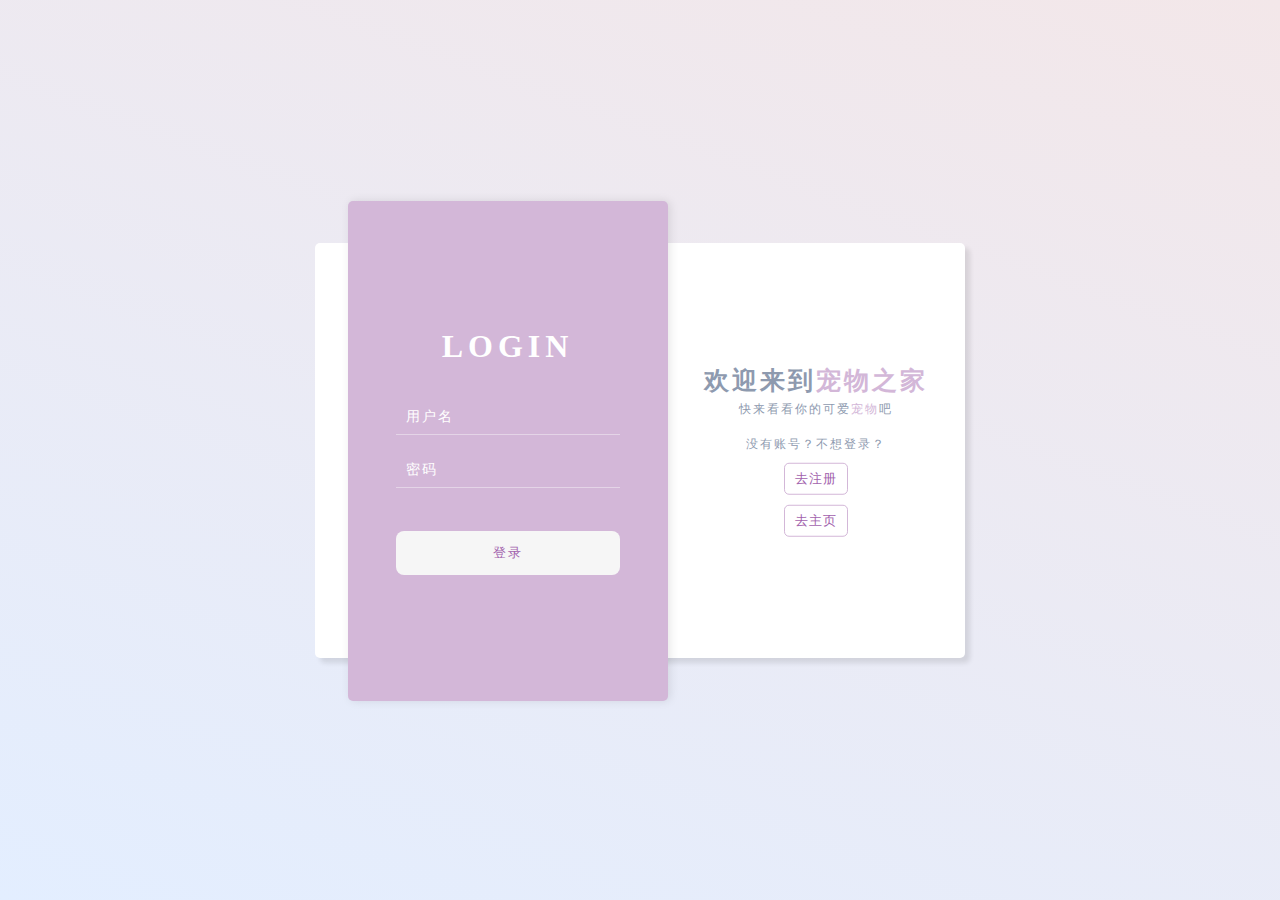
<file: and/login.html>
<!DOCTYPE html>
<html>

<head>
    <meta http-equiv="content-type" content="text/html; charset=utf-8">
    <meta name="viewport" content="width=device-width,initial-scale=1,maximum-scale=1,user-scalable=no">

    <title>滑动切换的注册登录界面</title>
    <link rel="stylesheet" href="./login.css">
    <link rel="stylesheet" href="./all.css">
</head>

<body>
    <div class="container">
        <div class="form-box">
            <!-- 注册 -->
            <div class="register-box hidden">
                <h1>register</h1>
                <form action=""class="register-box">
                    <input id="isnull"type="text" placeholder="用户名">
                    <input id="isemail"type="email" placeholder="邮箱">
                    <input id="Password1"type="password" placeholder="密码">
                    <input id="Password2"type="password" placeholder="确认密码">
                    <button id="register-button">注册</button>
                </form>
            </div>
            <!-- 登录 -->
            <div class="login-box">
                <h1>login</h1>
                <form action="" class="login-box">
                    <input id="isnull" type="text" placeholder="用户名">
                    <input id="isnull" type="password" placeholder="密码">
                    <button id="login-button">登录</button>
                </form>
            </div>
        </div>
        <div class="con-box left">
            <h2>欢迎来到<span>宠物之家</span></h2>
            <p>快来领取你的专属<span>宠物</span>吧</p>
            <!--<img src="./jpg/login (1).jpg" alt="">-->
            <br>
            <p>已有账号？不想注册？</p>
            <button id="login">去登录</button>
            <button href="./index.html">去主页</button>
        </div>
        <div class="con-box right">
            <h2>欢迎来到<span>宠物之家</span></h2>
            <p>快来看看你的可爱<span>宠物</span>吧</p>
            <!--<img src="./jpg/login (2).jpg" alt="">-->
            <br>
            <p>没有账号？不想登录？</p>
            <button id="register">去注册</button>
            <button href="./index.html">去主页</button>
        </div>
    </div>
    <script>
        // 要操作到的元素
        let login=document.getElementById('login');
        let register=document.getElementById('register');
        let form_box=document.getElementsByClassName('form-box')[0];
        let register_box=document.getElementsByClassName('register-box')[0];
        let login_box=document.getElementsByClassName('login-box')[0];
        // 去注册按钮点击事件
        register.addEventListener('click',()=>{
            form_box.style.transform='translateX(80%)';
            login_box.classList.add('hidden');
            register_box.classList.remove('hidden');
        })
        // 去登录按钮点击事件
        login.addEventListener('click',()=>{
            form_box.style.transform='translateX(0%)';
            register_box.classList.add('hidden');
            login_box.classList.remove('hidden');
        })
  
       
    </script>
    <script>
        //验证邮箱格式
        function isEmail(strEmail) {
            if (strEmail.search(/^\w+((-\w+)|(\.\w+))*\@[A-Za-z0-9]+((\.|-)[A-Za-z0-9]+)*\.[A-Za-z0-9]+$/) != -1)
                return true;
            else
                return false;
        }
        //验证密码格式
        function isPassword(strPassword) {
            if (strPassword.search(/^[a-zA-Z0-9]{6,12}$/) != -1)
                return true;
            else
                return false;
        }
        //两次输入密码是否相同
        function isSame(str1,str2){
            if(str1==str2){
                return true;
            }else{
                return false;
            }
        }
        //用户名不能为空
        function isNull(str){
            if(str==''){
                return false;
            }else{
                return true;
            }
        }
        // 要操作到的元素
        let register_button=document.getElementById('register-button');
        let login_button=document.getElementById('login-button');
        let isEmail=document.getElementById('isemail');
        let isNull=document.getElementById('isnull');
        let Password1=document.getElementById('Password1');
        let Password2=document.getElementById('Password2');
        
        // 注册按钮点击事件
        register_button.addEventListener('click',()=>{
            if(isNull(isNull.value)&&isEmail(isEmail.value)&&isPassword(Password1.value)&&isPassword(Password2.value)&&isSame(Password1.value,Password2.value)){
                alert('注册成功');
            }else{
                alert('注册失败');
            }
        })
        // 登录按钮点击事件
        login_button.addEventListener('click',()=>{
            if(isNull(isNull.value)&&isPassword(Password1.value)){
                alert('登录成功');
            }else{
                alert('登录失败');
            }
        })

    </script>
</body>

</html>
</file>
<file: and/all.css>
*{
    /* 初始化 */
    margin: 0;
    padding: 0;
}
body{
    /* 100%窗口高度 */
    height: 100vh;
    /* 弹性布局 水平+垂直居中 */
    display: flex;
    justify-content: center;
    align-items: center;
    /* 渐变背景 */
    background: linear-gradient(200deg,#f3e7e9,#e3eeff);
}
</file>
<file: www/fonts/gamefont.css>
@font-face {
    font-family: GameFont;
    src: url("mplus-1m-regular.ttf");
}

.IIV::-webkit-media-controls-play-button,
video::-webkit-media-controls-start-playback-button {
    opacity: 0;
    pointer-events: none;
    width: 5px;
}
</file>
<file: and/login.css>
.container{
    background-color: #fff;
    width: 650px;
    height: 415px;
    border-radius: 5px;
    /* 阴影 */
    box-shadow: 5px 5px 5px rgba(0,0,0,0.1);
    /* 相对定位 */
    position: relative;
}
.form-box{
    /* 绝对定位 */
    position: absolute;
    top: -10%;
    left: 5%;
    background-color: #d3b7d8;
    width: 320px;
    height: 500px;
    border-radius: 5px;
    box-shadow: 2px 0 10px rgba(0,0,0,0.1);
    display: flex;
    justify-content: center;
    align-items: center;
    z-index: 2;
    /* 动画过渡 加速后减速 */
    transition: 0.5s ease-in-out;
}
.register-box,.login-box{
    /* 弹性布局 垂直排列 */
    display: flex;
    flex-direction: column;
    align-items: center;
    width: 100%;
}
.hidden{
    display: none;
    transition: 0.5s;
}
h1{
    text-align: center;
    margin-bottom: 25px;
    /* 大写 */
    text-transform: uppercase;
    color: #fff;
    /* 字间距 */
    letter-spacing: 5px;
}
input{
    background-color: transparent;
    width: 70%;
    color: #fff;
    border: none;
    /* 下边框样式 */
    border-bottom: 1px solid rgba(255,255,255,0.4);
    padding: 10px 0;
    text-indent: 10px;
    margin: 8px 0;
    font-size: 14px;
    letter-spacing: 2px;
}
input::placeholder{
    color: #fff;
}
input:focus{
    color: #a262ad;
    outline: none;
    border-bottom: 1px solid #a262ad80;
    transition: 0.5s;
}
input:focus::placeholder{
    opacity: 0;
}
.form-box button{
    width: 70%;
    margin-top: 35px;
    background-color: #f6f6f6;
    outline: none;
    border-radius: 8px;
    padding: 13px;
    color: #a262ad;
    letter-spacing: 2px;
    border: none;
    cursor: pointer;
}
.form-box button:hover{
    background-color: #a262ad;
    color: #f6f6f6;
    transition: background-color 0.5s ease;
}
.con-box{
    width: 50%;
    /* 弹性布局 垂直排列 居中 */
    display: flex;
    flex-direction: column;
    justify-content: center;
    align-items: center;
    /* 绝对定位 居中 */
    position: absolute;
    top: 50%;
    transform: translateY(-50%);
}
.con-box.left{
    left: -2%;
}
.con-box.right{
    right: -2%;
}
.con-box h2{
    color: #8e9aaf;
    font-size: 25px;
    font-weight: bold;
    letter-spacing: 3px;
    text-align: center;
    margin-bottom: 4px;
}
.con-box p{
    font-size: 12px;
    letter-spacing: 2px;
    color: #8e9aaf;
    text-align: center;
}
.con-box span{
    color: #d3b7d8;
}
/*
.con-box img{
    width: 150px;
    height: 200px;
    opacity: 0.9;
    margin: 40px 0;
}
*/
.con-box button{
    margin-top: 3%;
    background-color: #fff;
    color: #a262ad;
    border: 1px solid #d3b7d8;
    padding: 6px 10px;
    border-radius: 5px;
    letter-spacing: 1px;
    outline: none;
    cursor: pointer;
}
.con-box button:hover{
    background-color: #d3b7d8;
    color: #fff;
}
</file>
